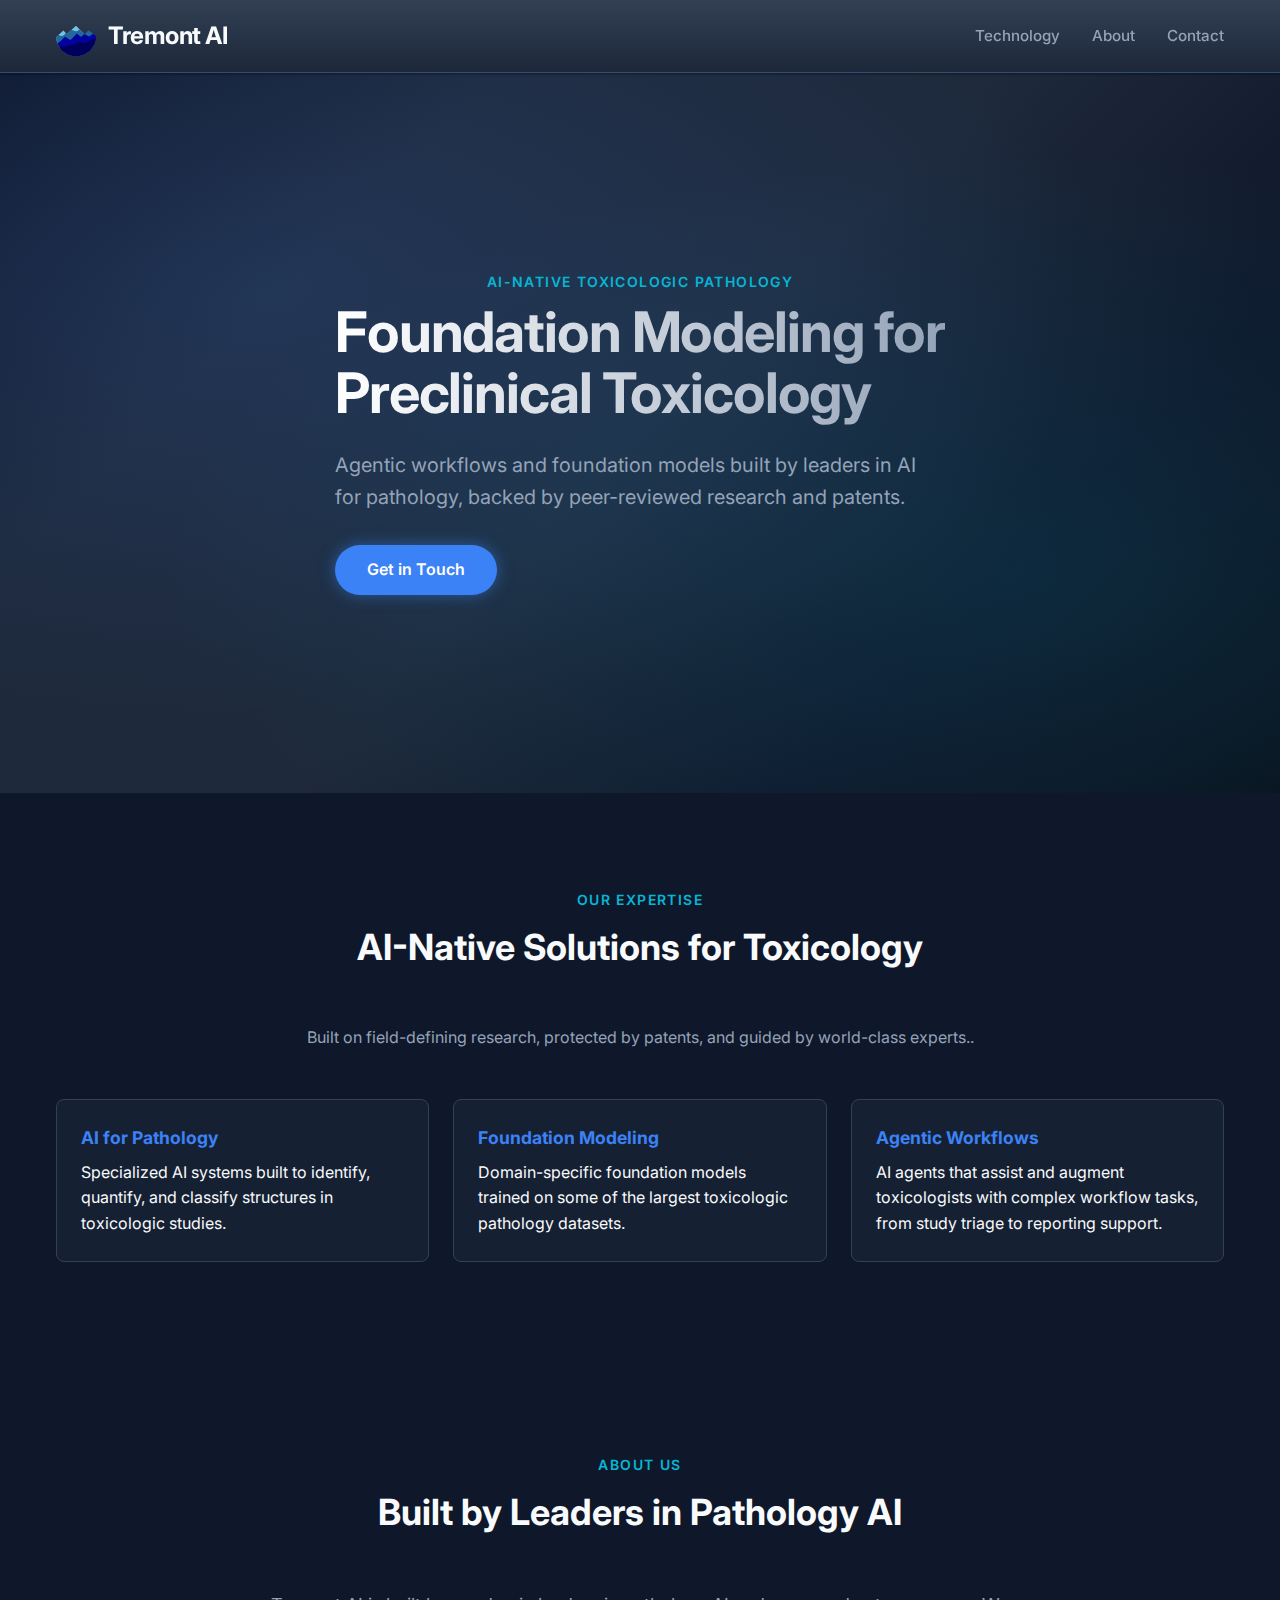
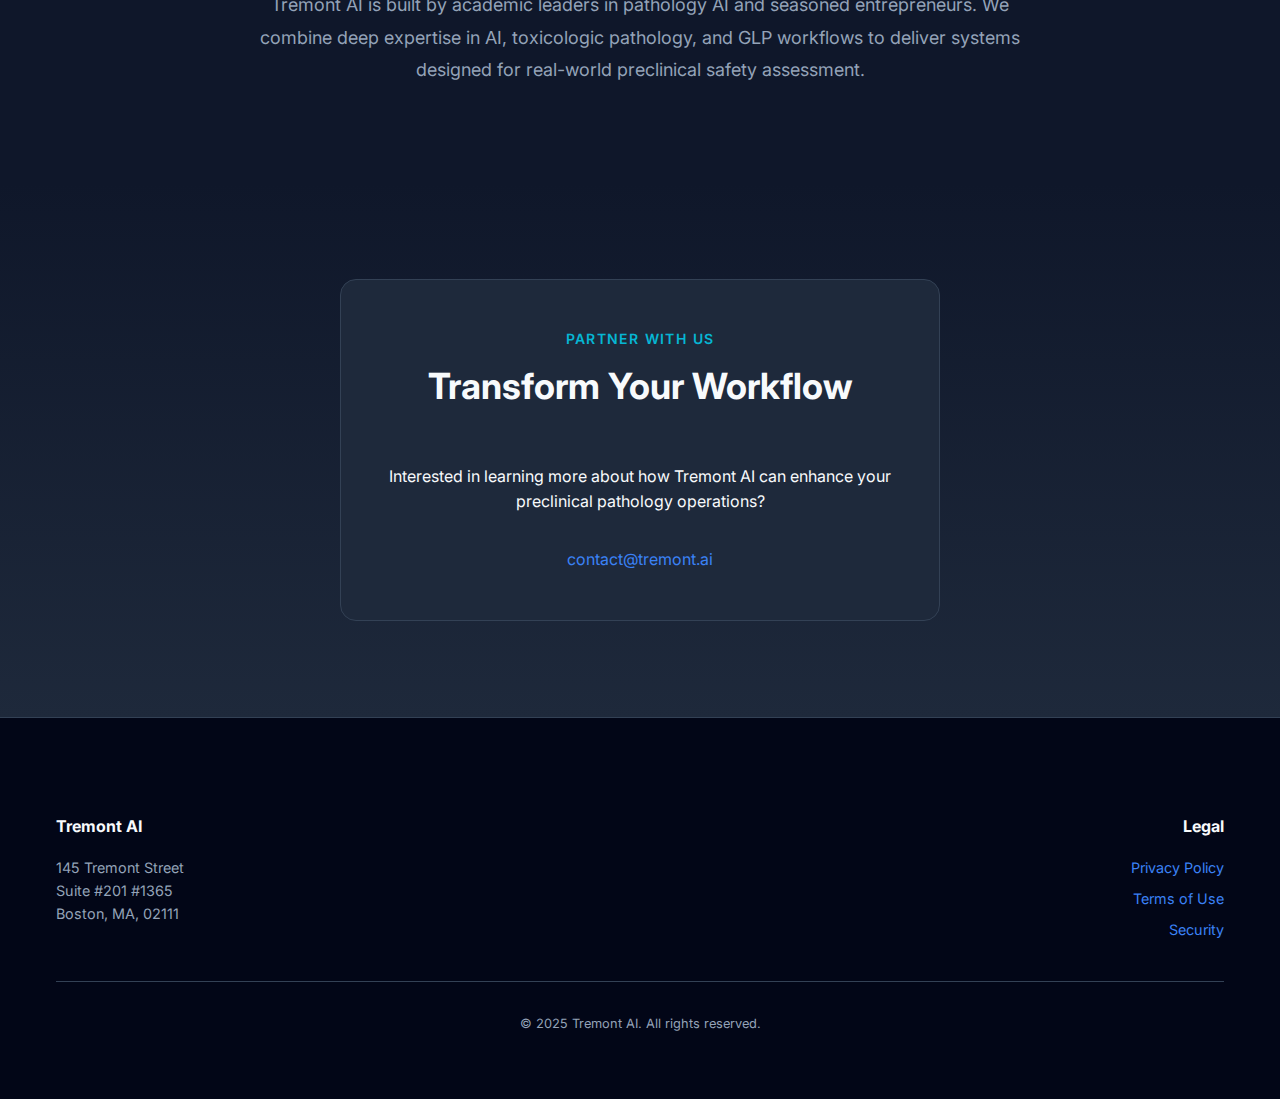
<file: index.html>
<!DOCTYPE html>
<html lang="en">

<head>
    <meta charset="UTF-8">
    <meta name="viewport" content="width=device-width, initial-scale=1.0">
    <title>Tremont AI - Foundation Models for Toxicologic Pathology</title>
    <meta name="description"
        content="Tremont AI provides AI solutions, foundation models, and agentic systems for preclinical toxicology.">

    <!-- Open Graph -->
    <meta property="og:title" content="Tremont AI">
    <meta property="og:description" content="AI models and solutions for preclinical toxicologic pathology.">
    <meta property="og:url" content="https://tremont.ai/">
    <meta property="og:type" content="website">
    <meta property="og:image" content="https://tremont.ai/assets/hero-vis.png">

    <!-- Fonts -->
    <link rel="preconnect" href="https://fonts.googleapis.com">
    <link rel="preconnect" href="https://fonts.gstatic.com" crossorigin>
    <link href="https://fonts.googleapis.com/css2?family=Inter:wght@400;500;600;700&display=swap" rel="stylesheet">

    <link rel="stylesheet" href="styles.css">
    <link rel="icon" href="assets/logo.png">

    <script type="application/ld+json">
    {
      "@context": "https://schema.org",
      "@type": "Organization",
      "name": "Tremont AI",
      "legalName": "Tremont AI",
      "url": "https://tremont.ai",
      "logo": "https://tremont.ai/assets/logo.png",
      "address": {
        "@type": "PostalAddress",
        "streetAddress": "145 Tremont Street, Suite #201 #1365",
        "addressLocality": "Boston",
        "addressRegion": "MA",
        "postalCode": "02111",
        "addressCountry": "US"
      },
      "contactPoint": {
        "@type": "ContactPoint",
        "email": "contact@tremont.ai",
        "contactType": "customer service"
      }
    }
    </script>
</head>

<body>
    <header role="banner">
        <div class="container">
            <a href="index.html" class="logo">
                <img src="assets/logo.svg" alt="Tremont AI Logo">
                <span class="logo-text">Tremont AI</span>
            </a>
            <nav role="navigation" aria-label="Main navigation">
                <ul>
                    <li><a href="#what-we-do">Technology</a></li>
                    <!-- <li><a href="#use-cases">Use Cases</a></li> -->
                    <li><a href="#about">About</a></li>
                    <li><a href="#contact">Contact</a></li>
                </ul>
            </nav>
        </div>
    </header>

    <main id="main-content">
        <section class="hero" aria-labelledby="hero-title">
            <div class="hero-bg"></div>
            <div class="container">
                <div class="hero-content">
                    <span class="section-label">AI-Native Toxicologic Pathology</span>
                    <h1 id="hero-title">Foundation Modeling for<br>Preclinical Toxicology</h1>
                    <p>Agentic workflows and foundation models built by leaders in AI for pathology, backed by peer-reviewed research and patents.</p>
                    <a href="#contact" class="btn">Get in Touch</a>
                </div>
            </div>
        </section>

        <section id="what-we-do" aria-labelledby="what-we-do-title">
            <div class="container">
                <span class="section-label">Our Expertise</span>
                <h2 id="what-we-do-title">AI-Native Solutions for Toxicology</h2>
                <p style="text-align: center; color: var(--color-text-muted); max-width: 800px; margin: 0 auto 3rem;">Built on field-defining research, protected by patents, and guided by world-class experts..</p>

                <div class="feature-list">
                    <div class="feature-item">
                        <strong>AI for Pathology</strong>
                        <p>Specialized AI systems built to identify, quantify, and classify structures in toxicologic studies.</p>
                    </div>
                    <div class="feature-item">
                        <strong>Foundation Modeling</strong>
                        <p>Domain-specific foundation models trained on some of the largest toxicologic pathology datasets.</p>
                    </div>
                    <div class="feature-item">
                        <strong>Agentic Workflows</strong>
                        <p>AI agents that assist and augment toxicologists with complex workflow tasks, from study triage to reporting
                            support.</p>
                    </div>
                </div>
            </div>
        </section>

        <!-- <section id="use-cases" aria-labelledby="use-cases-title">
            <div class="container">
                <span class="section-label">Applications</span>
                <h2 id="use-cases-title">Use Cases</h2>
                <div class="grid">
                    <div class="card">
                        <img src="assets/feature-wsi.png"
                            alt="Futuristic interface showing heatmap overlay on whole slide image">
                        <h3>WSI Triage</h3>
                        <p>Automatically prioritize whole slide images based on potential findings, allowing
                            pathologists to focus on the most critical sections first.</p>
                    </div>
                    <div class="card">
                        <img src="assets/feature-detection.png"
                            alt="Microscope view with AI bounding boxes detecting cellular abnormalities">
                        <h3>Abnormality Detection</h3>
                        <p>High-sensitivity detection of non-proliferative and proliferative lesions in standard
                            toxicity studies with precise quantification.</p>
                    </div>
                    <div class="card">
                        <img src="assets/feature-workflow.png"
                            alt="Conceptual visualization of multi-modal data integration">
                        <h3>Agentic Study Support</h3>
                        <p>Multi-modal analysis combining histology and study data for animal-level insights, from
                            report drafting to question answering.</p>
                    </div>
                </div>
            </div>
        </section> -->

        <section id="about" aria-labelledby="about-title">
            <div class="container">
              <span class="section-label">About Us</span>
              <h2 id="about-title">Built by Leaders in Pathology AI</h2>
              <div style="max-width: 800px; margin: 0 auto; text-align: center;">
                <p style="font-size: 1.125rem; color: var(--color-text-muted); line-height: 1.8;">
                  Tremont AI is built by academic leaders in pathology AI and seasoned entrepreneurs. We combine deep expertise in
                  AI, toxicologic pathology, and GLP workflows to deliver systems designed for real-world
                  preclinical safety assessment.
                </p>
              </div>
            </div>
          </section>          

        <section id="contact" class="contact-section" aria-labelledby="contact-title">
            <div class="container">
                <div class="contact-box">
                    <span class="section-label">Partner With Us</span>
                    <h2 id="contact-title">Transform Your Workflow</h2>
                    <p style="margin-bottom: 2rem;">Interested in learning more about how Tremont AI can enhance your
                        preclinical pathology operations?</p>
                    <a href="mailto:contact@tremont.ai" class="btn">contact@tremont.ai</a>
                </div>
            </div>
        </section>
    </main>

    <footer role="contentinfo">
        <!-- <div class="disclaimer-banner">
            For research and preclinical use only. Not for human diagnostic use.
        </div> -->
        <div class="container">
            <div class="footer-content" style="padding-top: 2rem;">
                <div class="footer-col">
                    <h4>Tremont AI</h4>
                    <p>145 Tremont Street<br>Suite #201 #1365<br>Boston, MA, 02111</p>
                </div>
                <div class="footer-col" style="text-align: right; margin-left: auto;">
                    <h4>Legal</h4>
                    <ul>
                        <li><a href="privacy.html">Privacy Policy</a></li>
                        <li><a href="terms.html">Terms of Use</a></li>
                        <li><a href="security.html">Security</a></li>
                    </ul>
                </div>
            </div>
            <div
                style="border-top: 1px solid var(--color-border); margin-top: 2rem; padding-top: 2rem; text-align: center; color: var(--color-text-muted); font-size: 0.8rem;">
                &copy; 2025 Tremont AI. All rights reserved.
            </div>
        </div>
    </footer>
</body>

</html>
</file>
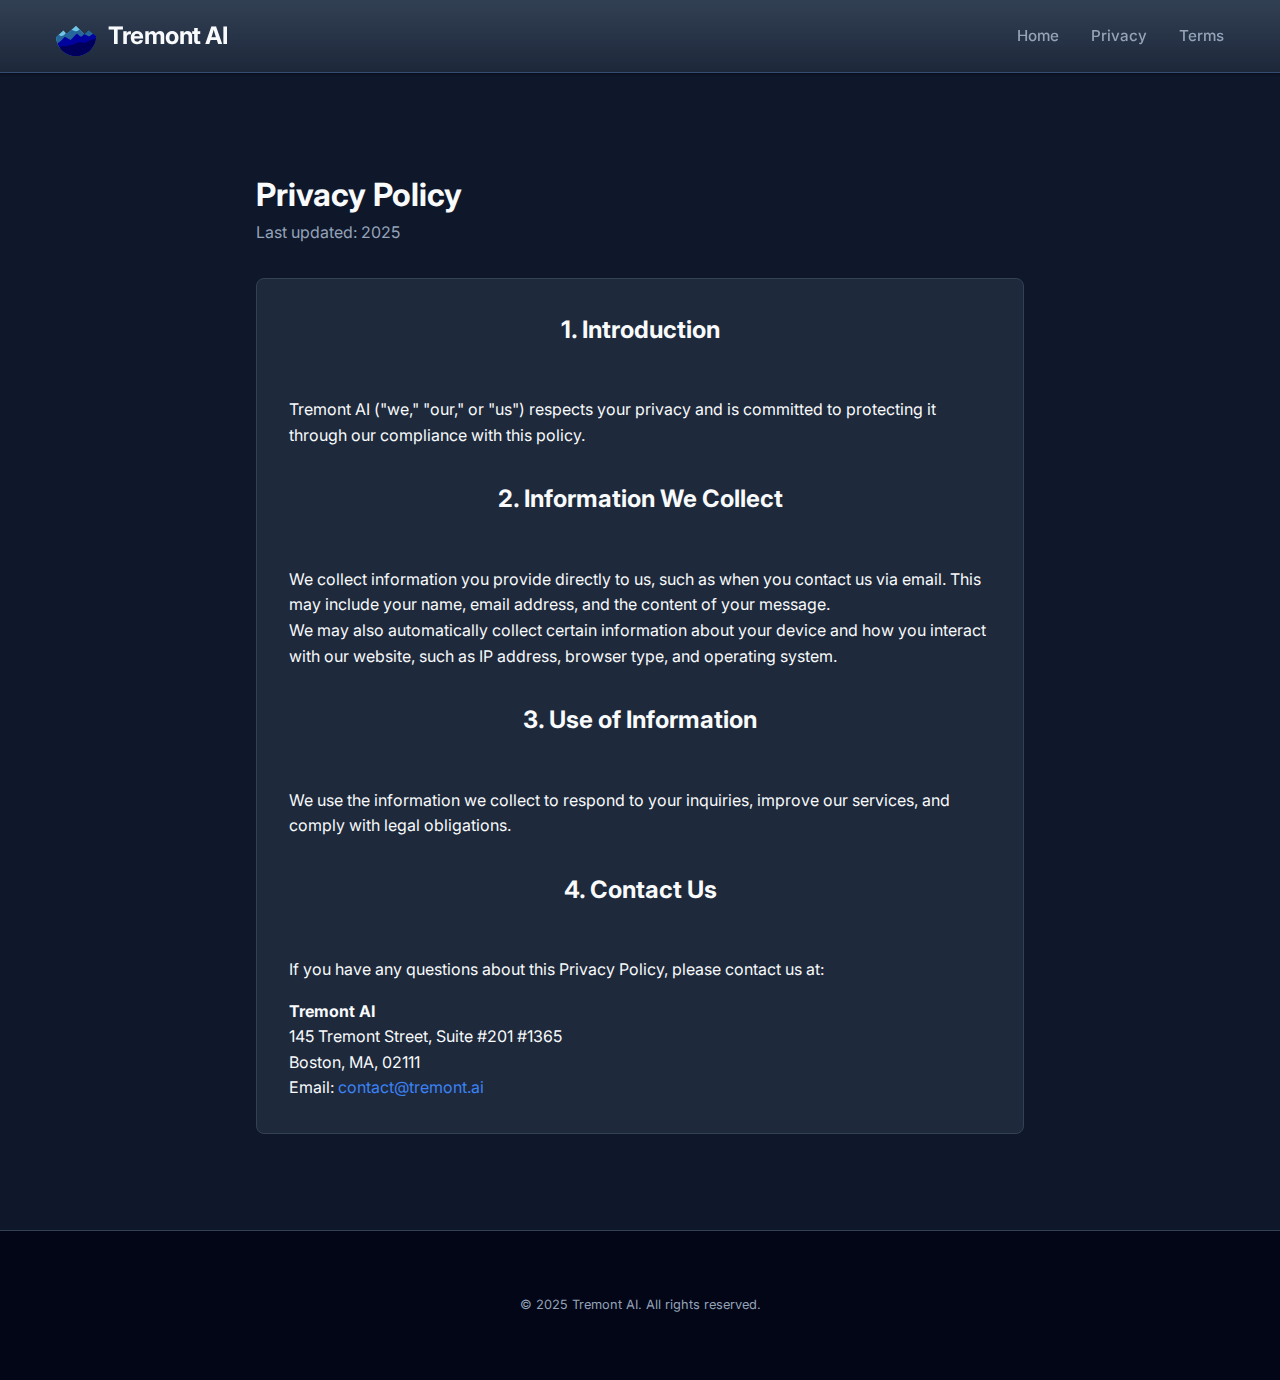
<file: privacy.html>
<!DOCTYPE html>
<html lang="en">

<head>
    <meta charset="UTF-8">
    <meta name="viewport" content="width=device-width, initial-scale=1.0">
    <title>Privacy Policy - Tremont AI</title>
    <link rel="stylesheet" href="styles.css">
    <link rel="icon" href="assets/logo.png">

    <!-- Google Fonts -->
    <link rel="preconnect" href="https://fonts.googleapis.com">
    <link rel="preconnect" href="https://fonts.gstatic.com" crossorigin>
    <link href="https://fonts.googleapis.com/css2?family=Inter:wght@400;500;600;700&display=swap" rel="stylesheet">
</head>

<body>
    <header role="banner">
        <div class="container">
            <a href="index.html" class="logo">
                <img src="assets/logo.svg" alt="Tremont AI Logo">
                <span class="logo-text">Tremont AI</span>
            </a>
            <nav role="navigation" aria-label="Main navigation">
                <ul>
                    <li><a href="index.html">Home</a></li>
                    <li><a href="privacy.html">Privacy</a></li>
                    <li><a href="terms.html">Terms</a></li>
                </ul>
            </nav>
        </div>
    </header>

    <main id="main-content">
        <section class="container" style="max-width: 800px; padding: 6rem 1rem;">
            <h1>Privacy Policy</h1>
            <p style="color: var(--color-text-muted); margin-bottom: 2rem;">Last updated: 2025</p>

            <div
                style="background: var(--color-bg-alt); padding: 2rem; border-radius: 8px; border: 1px solid var(--color-border);">
                <h2 style="margin-top: 0; font-size: 1.5rem;">1. Introduction</h2>
                <p>Tremont AI ("we," "our," or "us") respects your privacy and is committed to protecting it through our
                    compliance with this policy.</p>

                <h2 style="font-size: 1.5rem; margin-top: 2rem;">2. Information We Collect</h2>
                <p>We collect information you provide directly to us, such as when you contact us via email. This may
                    include your name, email address, and the content of your message.</p>
                <p>We may also automatically collect certain information about your device and how you interact with our
                    website, such as IP address, browser type, and operating system.</p>

                <h2 style="font-size: 1.5rem; margin-top: 2rem;">3. Use of Information</h2>
                <p>We use the information we collect to respond to your inquiries, improve our services, and comply with
                    legal obligations.</p>

                <h2 style="font-size: 1.5rem; margin-top: 2rem;">4. Contact Us</h2>
                <p>If you have any questions about this Privacy Policy, please contact us at:</p>
                <p style="margin-top: 1rem;">
                    <strong>Tremont AI</strong><br>
                    145 Tremont Street, Suite #201 #1365<br>
                    Boston, MA, 02111<br>
                    Email: <a href="mailto:contact@tremont.ai">contact@tremont.ai</a>
                </p>
            </div>
        </section>
    </main>

    <footer role="contentinfo">
        <div class="container">
            <div style="text-align: center; color: var(--color-text-muted); font-size: 0.8rem;">
                &copy; 2025 Tremont AI. All rights reserved.
            </div>
        </div>
    </footer>
</body>

</html>
</file>
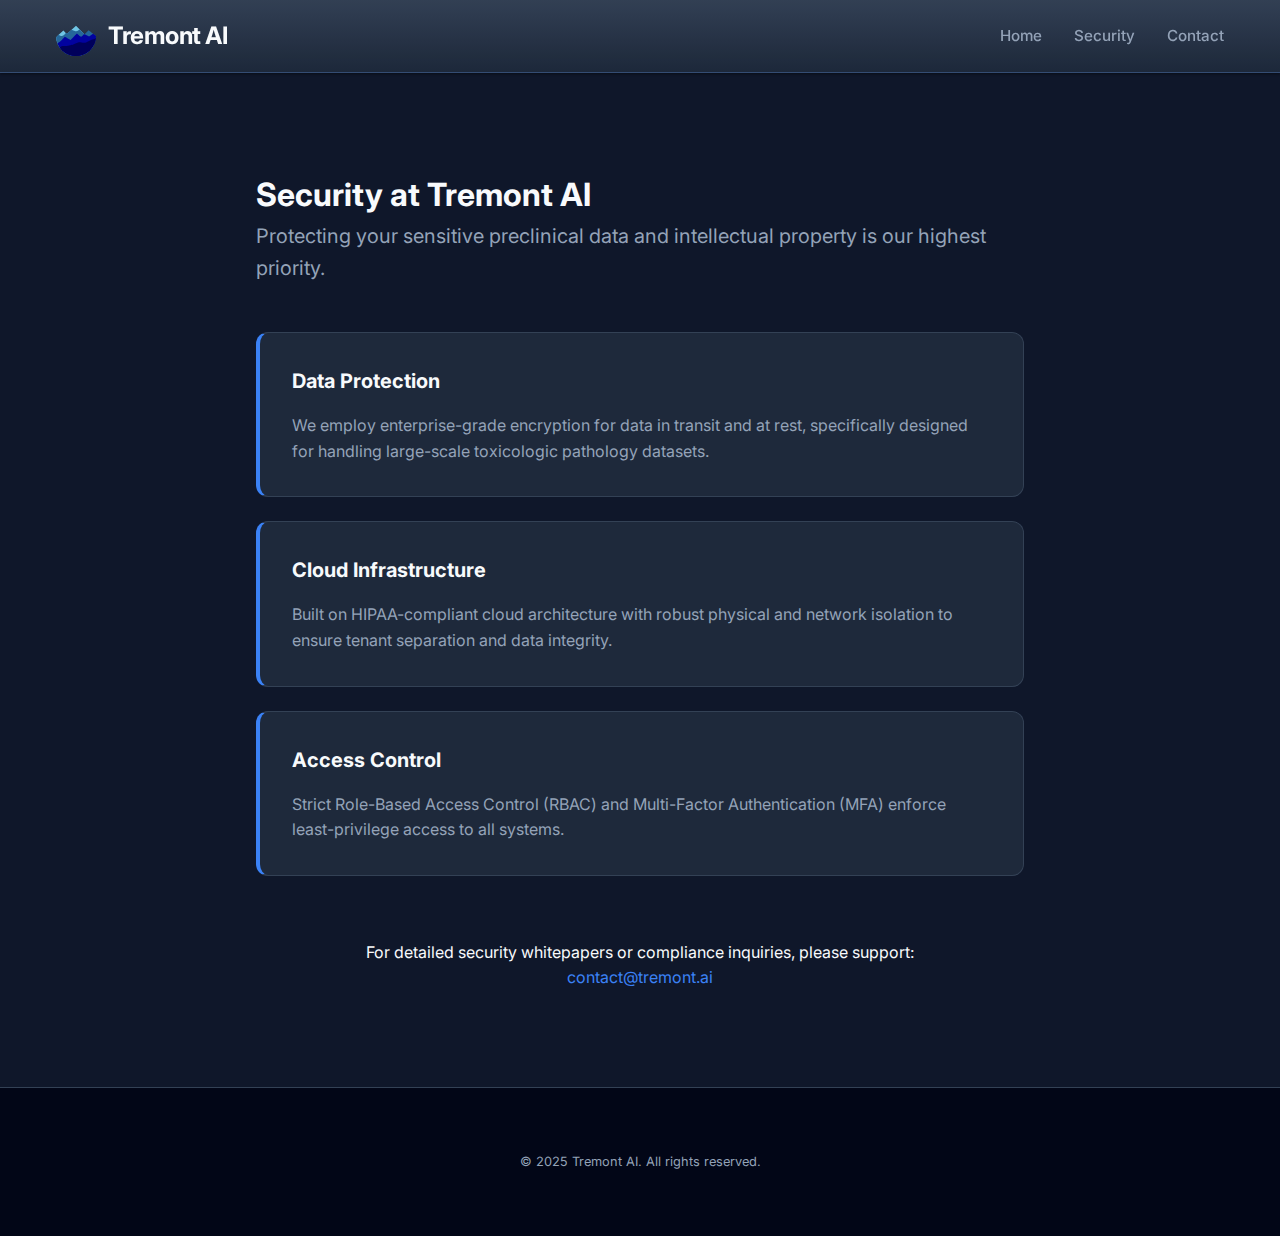
<file: security.html>
<!DOCTYPE html>
<html lang="en">

<head>
    <meta charset="UTF-8">
    <meta name="viewport" content="width=device-width, initial-scale=1.0">
    <title>Security - Tremont AI</title>
    <link rel="stylesheet" href="styles.css">
    <link rel="icon" href="assets/logo.png">

    <!-- Google Fonts -->
    <link rel="preconnect" href="https://fonts.googleapis.com">
    <link rel="preconnect" href="https://fonts.gstatic.com" crossorigin>
    <link href="https://fonts.googleapis.com/css2?family=Inter:wght@400;500;600;700&display=swap" rel="stylesheet">
</head>

<body>
    <header role="banner">
        <div class="container">
            <a href="index.html" class="logo">
                <img src="assets/logo.svg" alt="Tremont AI Logo">
                <span class="logo-text">Tremont AI</span>
            </a>
            <nav role="navigation" aria-label="Main navigation">
                <ul>
                    <li><a href="index.html">Home</a></li>
                    <li><a href="security.html">Security</a></li>
                    <li><a href="index.html#contact">Contact</a></li>
                </ul>
            </nav>
        </div>
    </header>

    <main id="main-content">
        <section class="container" style="max-width: 800px; padding: 6rem 1rem;">
            <h1>Security at Tremont AI</h1>
            <p class="lead" style="font-size: 1.25rem; color: var(--color-text-muted); margin-bottom: 3rem;">Protecting
                your sensitive preclinical data and intellectual property is our highest priority.</p>

            <div class="grid" style="grid-template-columns: 1fr; gap: 1.5rem;">
                <div class="card" style="border-left: 4px solid var(--color-primary);">
                    <h3 style="font-size: 1.25rem; margin-top: 0;">Data Protection</h3>
                    <p>We employ enterprise-grade encryption for data in transit and at rest, specifically designed for
                        handling large-scale toxicologic pathology datasets.</p>
                </div>

                <div class="card" style="border-left: 4px solid var(--color-primary);">
                    <h3 style="font-size: 1.25rem; margin-top: 0;">Cloud Infrastructure</h3>
                    <p>Built on HIPAA-compliant cloud architecture with robust physical and network isolation to ensure
                        tenant separation and data integrity.</p>
                </div>

                <div class="card" style="border-left: 4px solid var(--color-primary);">
                    <h3 style="font-size: 1.25rem; margin-top: 0;">Access Control</h3>
                    <p>Strict Role-Based Access Control (RBAC) and Multi-Factor Authentication (MFA) enforce
                        least-privilege access to all systems.</p>
                </div>
            </div>

            <p style="margin-top: 4rem; text-align: center;">
                For detailed security whitepapers or compliance inquiries, please support:<br>
                <a href="mailto:contact@tremont.ai" class="btn" style="margin-top: 1rem;">contact@tremont.ai</a>
            </p>
        </section>
    </main>

    <footer role="contentinfo">
        <div class="container">
            <div style="text-align: center; color: var(--color-text-muted); font-size: 0.8rem;">
                &copy; 2025 Tremont AI. All rights reserved.
            </div>
        </div>
    </footer>
</body>

</html>
</file>
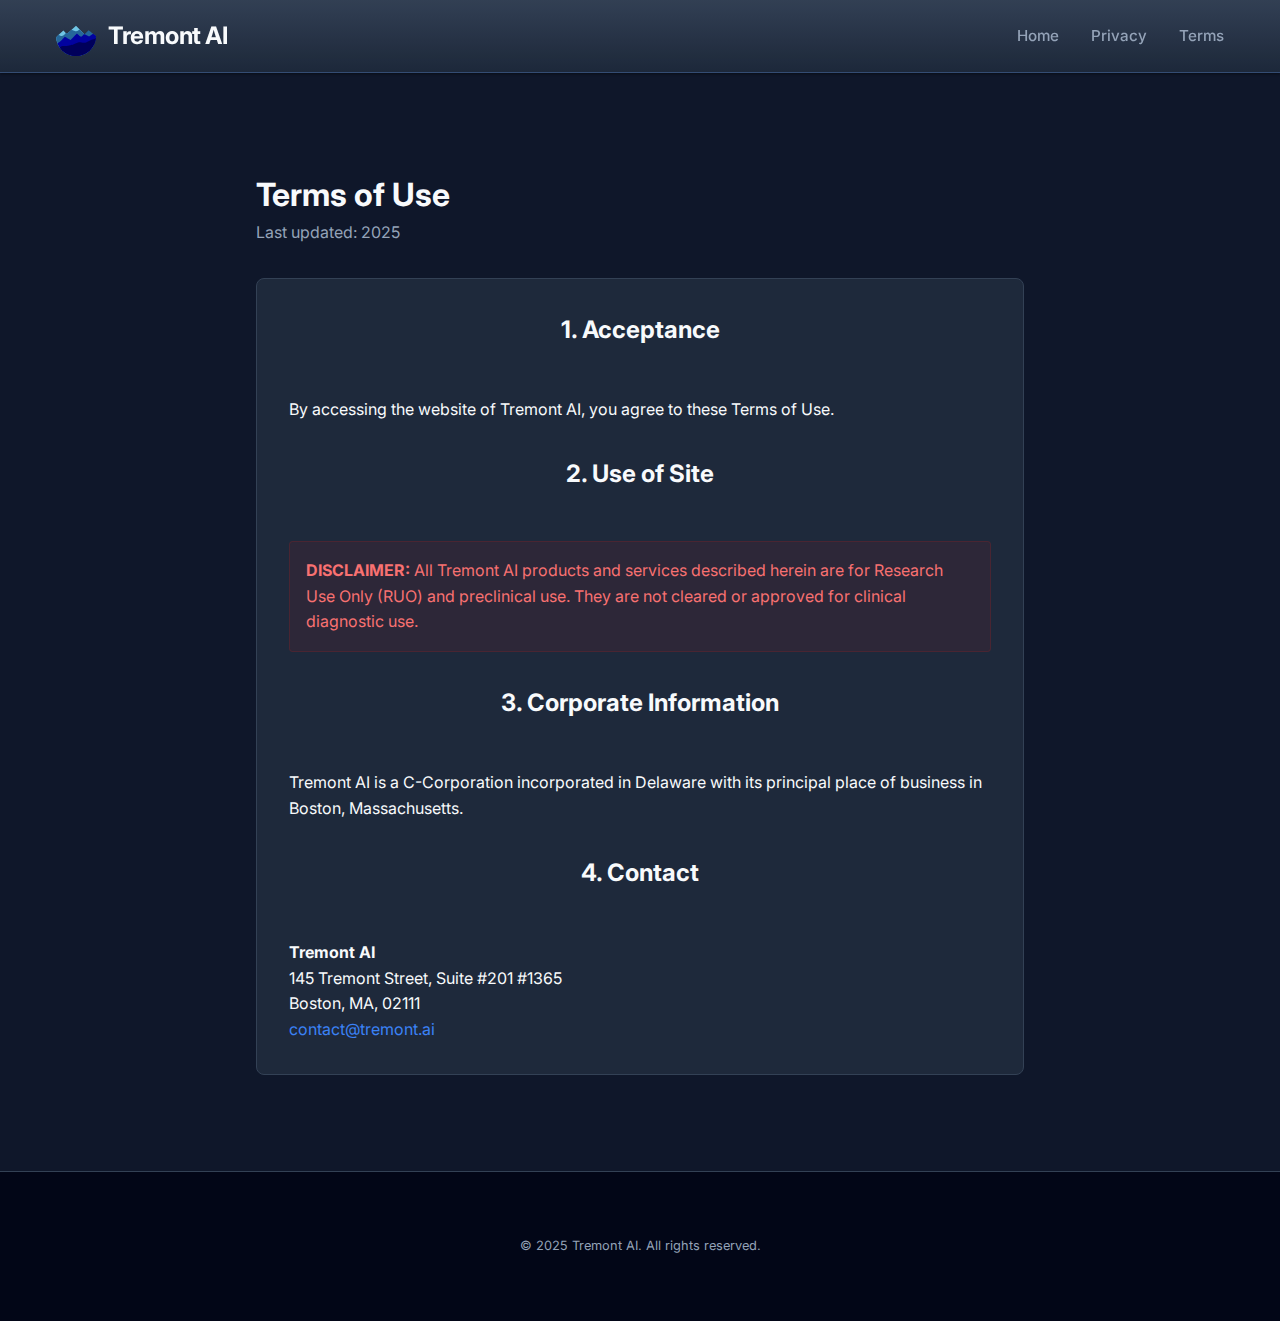
<file: terms.html>
<!DOCTYPE html>
<html lang="en">

<head>
    <meta charset="UTF-8">
    <meta name="viewport" content="width=device-width, initial-scale=1.0">
    <title>Terms of Use - Tremont AI</title>
    <link rel="stylesheet" href="styles.css">
    <link rel="icon" href="assets/logo.png">

    <!-- Google Fonts -->
    <link rel="preconnect" href="https://fonts.googleapis.com">
    <link rel="preconnect" href="https://fonts.gstatic.com" crossorigin>
    <link href="https://fonts.googleapis.com/css2?family=Inter:wght@400;500;600;700&display=swap" rel="stylesheet">
</head>

<body>
    <header role="banner">
        <div class="container">
            <a href="index.html" class="logo">
                <img src="assets/logo.svg" alt="Tremont AI Logo">
                <span class="logo-text">Tremont AI</span>
            </a>
            <nav role="navigation" aria-label="Main navigation">
                <ul>
                    <li><a href="index.html">Home</a></li>
                    <li><a href="privacy.html">Privacy</a></li>
                    <li><a href="terms.html">Terms</a></li>
                </ul>
            </nav>
        </div>
    </header>

    <main id="main-content">
        <section class="container" style="max-width: 800px; padding: 6rem 1rem;">
            <h1>Terms of Use</h1>
            <p style="color: var(--color-text-muted); margin-bottom: 2rem;">Last updated: 2025</p>

            <div
                style="background: var(--color-bg-alt); padding: 2rem; border-radius: 8px; border: 1px solid var(--color-border);">
                <h2 style="margin-top: 0; font-size: 1.5rem;">1. Acceptance</h2>
                <p>By accessing the website of Tremont AI, you agree to these Terms of Use.</p>

                <h2 style="font-size: 1.5rem; margin-top: 2rem;">2. Use of Site</h2>
                <div
                    style="background-color: rgba(185, 28, 28, 0.1); color: #f87171; padding: 1rem; border: 1px solid rgba(185, 28, 28, 0.2); border-radius: 4px; margin: 1rem 0;">
                    <strong>DISCLAIMER:</strong> All Tremont AI products and services described herein are for Research
                    Use Only (RUO) and preclinical use. They are not cleared or approved for clinical diagnostic use.
                </div>

                <h2 style="font-size: 1.5rem; margin-top: 2rem;">3. Corporate Information</h2>
                <p>Tremont AI is a C-Corporation incorporated in Delaware with its principal place of business in
                    Boston, Massachusetts.</p>

                <h2 style="font-size: 1.5rem; margin-top: 2rem;">4. Contact</h2>
                <p>
                    <strong>Tremont AI</strong><br>
                    145 Tremont Street, Suite #201 #1365<br>
                    Boston, MA, 02111<br>
                    <a href="mailto:contact@tremont.ai">contact@tremont.ai</a>
                </p>
            </div>
        </section>
    </main>

    <footer role="contentinfo">
        <div class="container">
            <div style="text-align: center; color: var(--color-text-muted); font-size: 0.8rem;">
                &copy; 2025 Tremont AI. All rights reserved.
            </div>
        </div>
    </footer>
</body>

</html>
</file>
<file: styles.css>
:root {
  /* Dark Mode "Tech" Palette */
  --color-bg: #0f172a;
  /* Slate 900 */
  --color-bg-alt: #1e293b;
  /* Slate 800 */
  --color-text: #f8fafc;
  /* Slate 50 */
  --color-text-muted: #94a3b8;
  /* Slate 400 */

  --color-primary: #3b82f6;
  /* Blue 500 */
  --color-primary-glow: rgba(59, 130, 246, 0.5);
  --color-accent: #06b6d4;
  /* Cyan 500 */

  --color-border: #334155;
  /* Slate 700 */

  --font-sans: 'Inter', -apple-system, BlinkMacSystemFont, "Segoe UI", Roboto, sans-serif;
  --max-width: 1200px;

  --shadow-card: 0 4px 6px -1px rgba(0, 0, 0, 0.3), 0 2px 4px -1px rgba(0, 0, 0, 0.16);
  --shadow-glow: 0 0 20px var(--color-primary-glow);
}

* {
  box-sizing: border-box;
  margin: 0;
  padding: 0;
}

body {
  font-family: var(--font-sans);
  background-color: var(--color-bg);
  color: var(--color-text);
  line-height: 1.6;
  -webkit-font-smoothing: antialiased;
}

a {
  color: var(--color-primary);
  text-decoration: none;
  transition: color 0.2s;
}

a:hover {
  color: var(--color-accent);
}

/* Utilities */
.container {
  max-width: var(--max-width);
  margin: 0 auto;
  padding: 0 1rem;
}

.text-gradient {
  background: linear-gradient(135deg, var(--color-text) 0%, var(--color-primary) 100%);
  -webkit-background-clip: text;
  -webkit-text-fill-color: transparent;
}

/* Header */
header {
  border-bottom: 1px solid rgba(59, 130, 246, 0.2);
  padding: 1rem 0;
  position: sticky;
  top: 0;
  /* Medium-dark header background for balanced contrast */
  background: linear-gradient(to bottom, 
    rgba(51, 65, 85, 0.98) 0%,
    rgba(30, 41, 59, 0.95) 100%
  );
  backdrop-filter: blur(12px);
  -webkit-backdrop-filter: blur(12px);
  box-shadow: 0 1px 3px rgba(0, 0, 0, 0.3),
              0 1px 2px rgba(0, 0, 0, 0.2);
  z-index: 100;
}

header .container {
  display: flex;
  justify-content: space-between;
  align-items: center;
}

.logo {
  display: flex;
  align-items: center;
  gap: 0.75rem;
  text-decoration: none;
}

.logo img {
  height: 40px;
  width: auto;
  filter: brightness(1.15) saturate(1.2);
  /* Enhanced for visibility on medium-dark background */
  transition: filter 0.3s ease, transform 0.3s ease;
}

.logo:hover img {
  filter: brightness(1.25) saturate(1.3);
  transform: scale(1.02);
}

.logo-text {
  font-size: 1.5rem;
  font-weight: 700;
  color: var(--color-text);
  /* Light text for medium-dark header */
  letter-spacing: -0.02em;
}

nav ul {
  display: flex;
  gap: 2rem;
  list-style: none;
}

nav a {
  color: var(--color-text-muted);
  /* Muted text for medium-dark header */
  font-weight: 500;
  font-size: 0.95rem;
  transition: color 0.2s ease;
}

nav a:hover {
  color: var(--color-text);
  /* Light text on hover */
}

/* Hero */
.hero {
  position: relative;
  padding: 6rem 0;
  overflow: hidden;
  min-height: 80vh;
  display: flex;
  align-items: center;
}

.hero::before {
  content: '';
  position: absolute;
  top: 0;
  left: 0;
  width: 100%;
  height: 100%;
  z-index: -1;
  opacity: 0.03;
  background-image: 
    linear-gradient(rgba(59, 130, 246, 0.5) 1px, transparent 1px),
    linear-gradient(90deg, rgba(59, 130, 246, 0.5) 1px, transparent 1px);
  background-size: 60px 60px;
  background-position: 0 0, 0 0;
}

.hero-bg {
  position: absolute;
  top: 0;
  left: 0;
  width: 100%;
  height: 100%;
  z-index: -1;
  /* Beautiful multi-stop gradient with blue glow accents */
  background: 
    radial-gradient(ellipse at 20% 30%, rgba(59, 130, 246, 0.15) 0%, transparent 60%),
    radial-gradient(ellipse at 80% 70%, rgba(6, 182, 212, 0.12) 0%, transparent 60%),
    linear-gradient(135deg, 
      #0f172a 0%, 
      #1e293b 25%,
      #1e293b 50%,
      #0f172a 75%,
      #0a0f1a 100%
    );
}

.hero-content {
  position: relative;
  z-index: 1;
  max-width: 800px;
}

.hero h1 {
  font-size: 3.5rem;
  letter-spacing: -0.02em;
  line-height: 1.1;
  margin-bottom: 1.5rem;
  background: linear-gradient(to right, #ffffff, #94a3b8);
  -webkit-background-clip: text;
  -webkit-text-fill-color: transparent;
}

.hero p {
  font-size: 1.25rem;
  color: var(--color-text-muted);
  max-width: 600px;
  margin-bottom: 2rem;
}

.hero .btn {
  background: var(--color-primary);
  color: white;
  padding: 0.75rem 2rem;
  border-radius: 9999px;
  /* Pill shape */
  font-weight: 600;
  box-shadow: 0 0 15px var(--color-primary-glow);
  transition: transform 0.2s, box-shadow 0.2s;
  display: inline-block;
}

.hero .btn:hover {
  transform: translateY(-2px);
  box-shadow: 0 0 25px var(--color-primary-glow);
  color: white;
}

/* Sections */
section {
  padding: 6rem 0;
}

h2 {
  font-size: 2.25rem;
  margin-bottom: 3rem;
  text-align: center;
  color: var(--color-text);
}

.section-label {
  display: block;
  text-align: center;
  text-transform: uppercase;
  letter-spacing: 0.1em;
  font-size: 0.875rem;
  color: var(--color-accent);
  margin-bottom: 0.5rem;
  font-weight: 600;
}

/* Cards / Grid */
.grid {
  display: grid;
  grid-template-columns: repeat(auto-fit, minmax(320px, 1fr));
  gap: 2rem;
}

.card {
  background: var(--color-bg-alt);
  border: 1px solid var(--color-border);
  border-radius: 12px;
  padding: 2rem;
  transition: all 0.3s ease;
  position: relative;
  overflow: hidden;
}

.card:hover {
  transform: translateY(-5px);
  border-color: var(--color-primary);
  box-shadow: var(--shadow-glow);
}

.card img {
  width: 100%;
  height: 200px;
  /* Fixed height for consistency */
  border-radius: 8px;
  object-fit: cover;
  margin-bottom: 1.5rem;
  background: #000;
}

.card h3 {
  font-size: 1.5rem;
  margin-bottom: 1rem;
  color: var(--color-text);
}

.card p {
  color: var(--color-text-muted);
}

/* Why Tremont - Feature List */
.feature-list {
  display: grid;
  grid-template-columns: repeat(auto-fit, minmax(280px, 1fr));
  gap: 1.5rem;
}

.feature-item {
  background: rgba(30, 41, 59, 0.5);
  /* Semi-transparent */
  border: 1px solid var(--color-border);
  padding: 1.5rem;
  border-radius: 8px;
}

.feature-item strong {
  color: var(--color-primary);
  display: block;
  margin-bottom: 0.5rem;
  font-size: 1.1rem;
}

/* Contact */
.contact-section {
  background: linear-gradient(to bottom, var(--color-bg), var(--color-bg-alt));
  text-align: center;
}

.contact-box {
  background: var(--color-bg-alt);
  border: 1px solid var(--color-border);
  padding: 3rem;
  border-radius: 16px;
  max-width: 600px;
  margin: 0 auto;
}

/* Footer */
footer {
  background: #020617;
  /* Very dark slate */
  padding: 4rem 0;
  border-top: 1px solid var(--color-border);
  font-size: 0.9rem;
  color: var(--color-text-muted);
}

.footer-content {
  display: flex;
  justify-content: space-between;
  flex-wrap: wrap;
  gap: 2rem;
}

.footer-col h4 {
  color: var(--color-text);
  margin-bottom: 1rem;
  font-size: 1rem;
}

.footer-col ul {
  list-style: none;
}

.footer-col li {
  margin-bottom: 0.5rem;
}

.disclaimer-banner {
  background-color: rgba(185, 28, 28, 0.1);
  /* Red 700 with opacity */
  color: #f87171;
  /* Red 400 */
  text-align: center;
  padding: 0.5rem;
  font-size: 0.8rem;
  font-weight: 500;
  border-bottom: 1px solid rgba(185, 28, 28, 0.2);
}

/* Responsive */
@media (max-width: 768px) {
  .hero h1 {
    font-size: 2.5rem;
  }

  header .container {
    flex-direction: column;
    gap: 1rem;
  }

  nav ul {
    gap: 1rem;
  }
}
</file>
